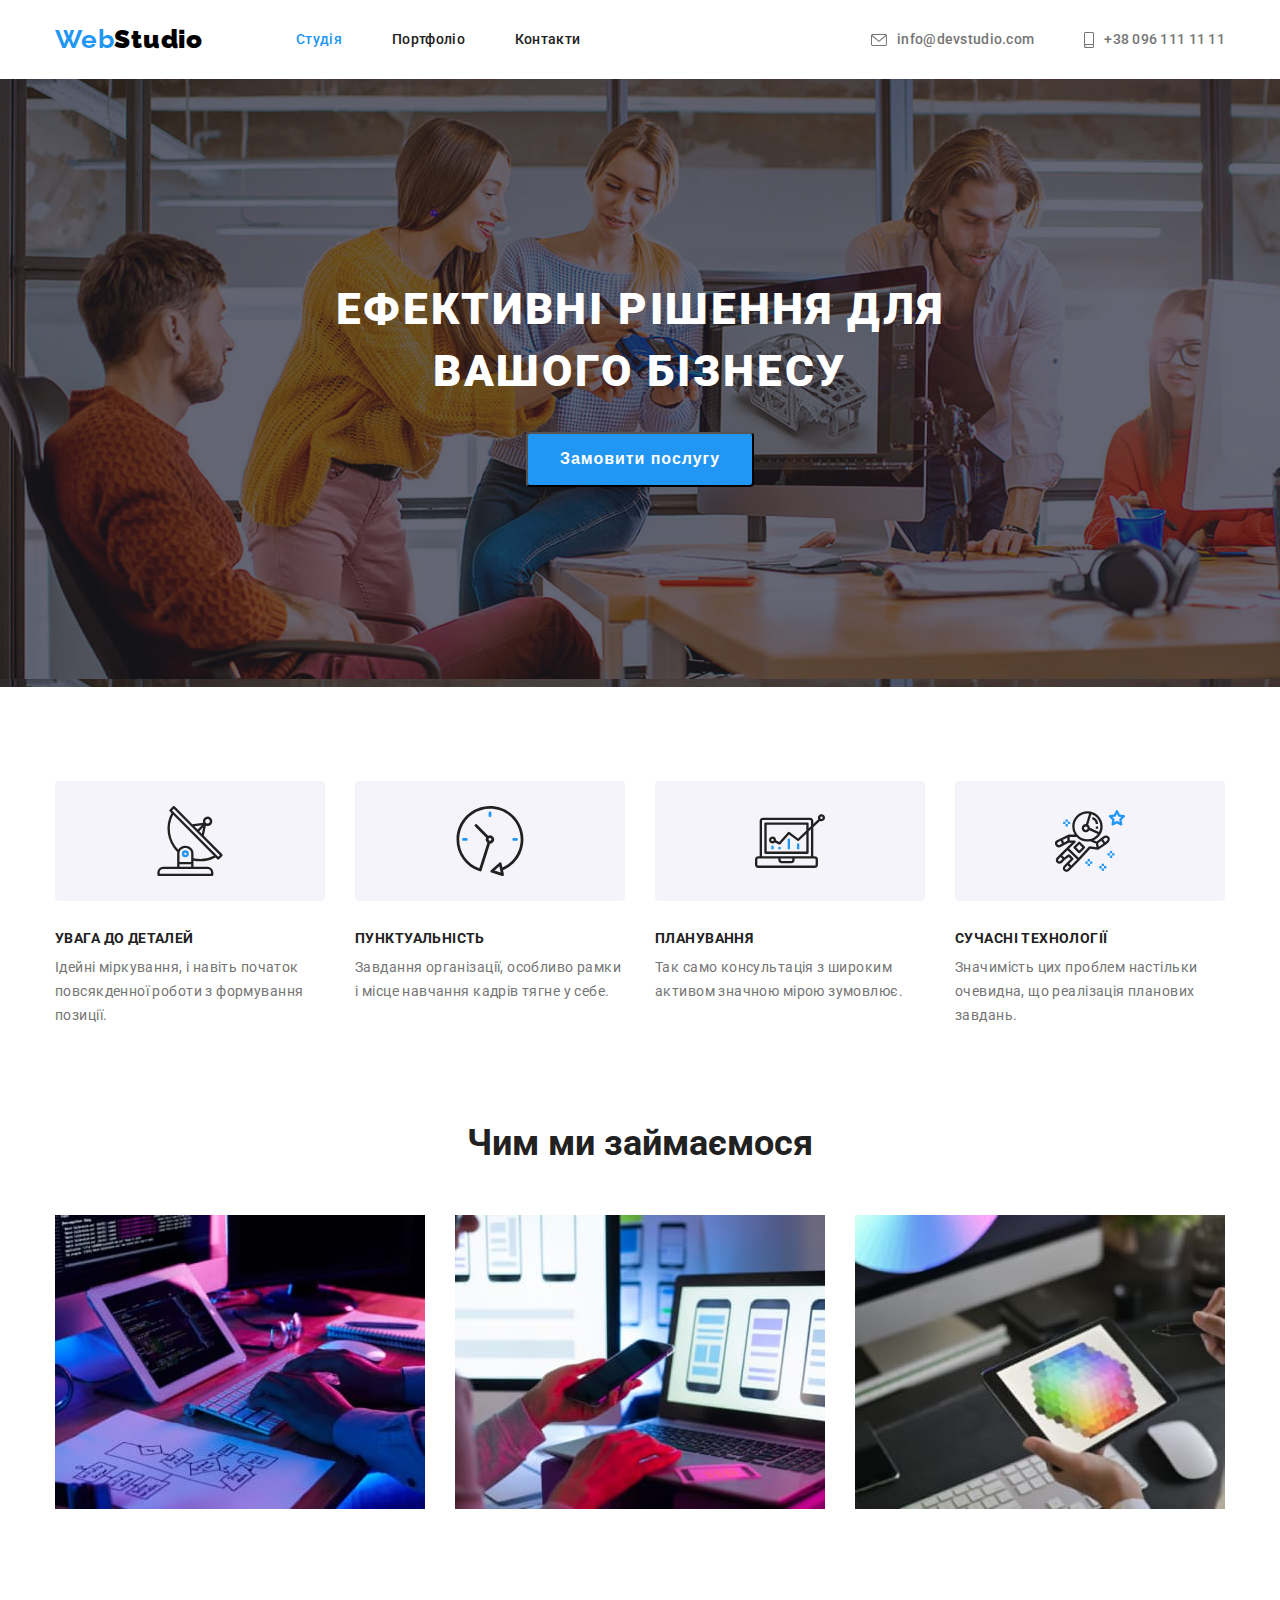
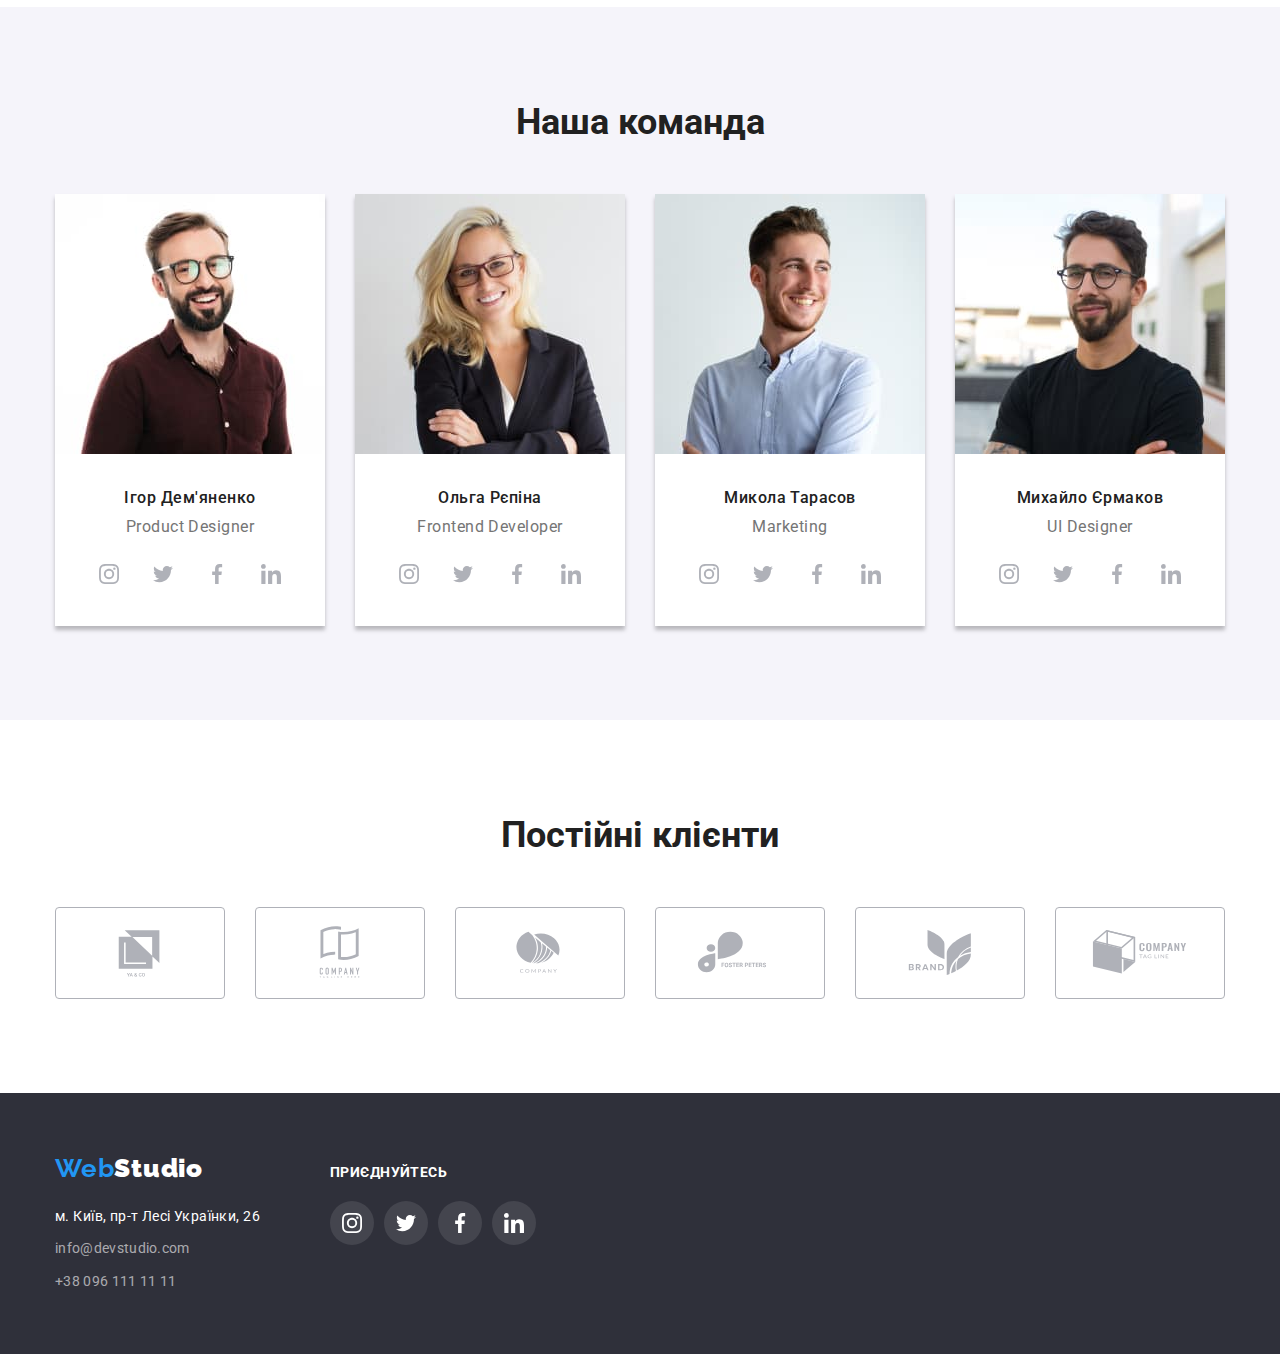
<file: index.html>
<!DOCTYPE html>
<html lang="uk">
<head>
    <meta charset="UTF-8">
    <meta http-equiv="X-UA-Compatible" content="IE=edge">
    <meta name="viewport" content="width=device-width, initial-scale=1.0">
    <title>Document</title>
    <link rel="preconnect" href="https://fonts.googleapis.com">
    <link rel="preconnect" href="https://fonts.gstatic.com" crossorigin>
    <link href="https://fonts.googleapis.com/css2?family=Raleway:wght@700&family=Roboto:wght@400;500;700;900&display=swap" rel="stylesheet">
    <link rel="stylesheet" href="https://cdnjs.cloudflare.com/ajax/libs/modern-normalize/1.1.0/modern-normalize.min.css" integrity="sha512-wpPYUAdjBVSE4KJnH1VR1HeZfpl1ub8YT/NKx4PuQ5NmX2tKuGu6U/JRp5y+Y8XG2tV+wKQpNHVUX03MfMFn9Q==" crossorigin="anonymous" referrerpolicy="no-referrer" />
    <link rel="stylesheet" href="./CSS/styles.css">

</head>
<!-- Навігація сайту -->
<header class="header">
    <div class="conteiner main-header">
    <nav class="nav">
        <a class="logo" href="index.html"> <span class="web-color">Web</span><span class="studio-color"><b>Studio</b></span> 
        </a>
    <ul class="site-nav item">
        <li class="item"><a href="" class="link current">Студія</a></li>
        <li class="item"><a href="./portfolio.html" class="link">Портфоліо</a></li>
        <li class="item"><a href="/" class="link">Контакти</a></li>
    </ul>
    </nav>
     <ul class="contacts item">
        <li class="item"><a  href="mailto:info@devstudio.com" class="nav-item"><svg class="icon-envelope" width="16px" height="12px">
            <use class="icon-color" href="./images/icons/symbol-defs.svg#icon-envelope"></use>
        </svg>info@devstudio.com</a>
    </li>
        <li class="item"><a href="tel:+380961111111" class="nav-item"> <svg width="10px" height="16px"> 
            <use class="icon-color" href="./images/icons/symbol-defs.svg#icon-smartphone"></use>
        </svg>+38 096 111 11 11</a></li>
    </ul>
    </div>
    </header>
    <!-- Секція основного заголовку -->
    <main>
        <!-- Герой -->
        <section class="hero">
            <div class="conteiner">
            <h1 class="hero-title">
                Ефективні рішення для<br>вашого бізнесу
            </h1>
                <button class="button" type="button">Замовити послугу</button>
            </div>
        </section>
        <!-- Друга секція - переваги -->
        <section class="section benefits">
            <div class="conteiner">
            <h2 class="visually-hidden">Наши переваги</h2>
            <ul class="benefits-list">
                <li class="benefits-items">
                    <div class="bg-icons">
                        <svg class="icon-antenna">
                            <use href="./images/icons/colorize/symbol-defs.svg#icon-antenna" width="70px"></use>
                        </svg>
                    </div>
                    <h3 class="title">
                        УВАГА ДО ДЕТАЛЕЙ
                    </h3>
                    <p class="benefits-list text">
                        Ідейні міркування, і навіть початок повсякденної роботи з формування позиції.
                    </p>
                </li>
        
                <li class="benefits-items">
                    <div class="bg-icons">
                        <svg class="icon-antenna">
                            <use href="./images/icons/colorize/symbol-defs.svg#icon-clock" width="70px"></use>
                        </svg>
                    </div>
                    <h3 class="title">
                        ПУНКТУАЛЬНІСТЬ
                    </h3>
                    <p class="benefits-list text">
                        Завдання організації, особливо рамки і місце навчання кадрів тягне у себе.
                    </p>
                </li>
        
                <li class="benefits-items">
                    <div class="bg-icons">
                        <svg class="icon-antenna">
                            <use href="./images/icons/colorize/symbol-defs.svg#icon-diagram" width="70px"></use>
                        </svg>
                    </div>
                    <h3 class="title">
                        ПЛАНУВАННЯ
                    </h3>
                    <p class="benefits-list text">
                        Так само консультація з широким активом значною мірою зумовлює.
                    </p>
                </li>
        
                <li class="benefits-items">
                    <div class="bg-icons">
                        <svg class="icon-antenna">
                            <use href="./images/icons/colorize/symbol-defs.svg#icon-astronaut" width="70px"></use>
                        </svg>
                    </div>
                    <h3 class="title">
                        СУЧАСНІ ТЕХНОЛОГІЇ
                    </h3>
                    <p class="benefits-list text">
                        Значимість цих проблем настільки очевидна, що реалізація планових завдань.
                    </p>
                </li>
            </ul>
        </div>
        </section>
        <!-- Третя секція - чим займаємося -->
        <section class="section section-features">
            <div class="conteiner">
            <h2 class="section-title">
                Чим ми займаємося
            </h2>
            <ul class="features">
                <li class="features-item"><img class="features-link" src="./images/service1.jpg" alt="послуга1" width="370"></li>
                <li class="features-item"><img class="features-link" src="./images/service2.jpg" alt="послуга2" width="370"></li>
                <li class="features-item"><img class="features-link" src="./images/service3.jpg" alt="послуга3" width="370"></li>
            </ul>
        </div>
        </section>
        <!-- Четверта секція - наша команда -->
        <section class="section section-team">
            <div class="conteiner">
            <h2 class="section-title">
                Наша команда
            </h2>
            <ul class="team-list">
                <li class="item shadow">
                    <img class="team-picture" src="./images/productdesigner.jpg" alt="дизайнер" width="270">
                    <div class="team-info">
                    <h3 class="title">Ігор Дем'яненко</h3>
                    <p class="team-text">Product Designer</p>
                        <ul class="team-icons">
                            <li><a class="link-svg" href="#"><svg class="icon-team"  width="20px" height="20px">
                                <use href="./images/icons/symbol-defs.svg#icon-instagram"></use>
                            </svg></a>
                        </li>
                            <li> <a class="link-svg" href="#"><svg class="icon-team"  width="20px" height="20px">
                                <use href="./images/icons/symbol-defs.svg#icon-twitter"></use>
                            </svg></a>
                        </li>
                            <li><a class="link-svg" href="#"><svg class="icon-team"  width="20px" height="20px">
                                <use href="./images/icons/symbol-defs.svg#icon-facebook"></use>
                            </svg></a>
                        </li>
                            <li>  <a class="link-svg" href="#"><svg class="icon-team"  width="20px" height="20px">
                                <use href="./images/icons/symbol-defs.svg#icon-linkedin"></use>
                            </svg>
                        </a>
                        </li>
                 </ul>
                </div>
                </li>
                <li class="item shadow">
                    <img class="team-picture" src="./images/frontenddeveloper.jpg" alt="фронтенд" width="270">
                    <div class="team-info">
                    <h3 class="title">Ольга Рєпіна</h3>
                    <p class="team-text">Frontend Developer</p>
                    <ul class="team-icons">
                        <li><a class="link-svg" href="#"><svg class="icon-team"  width="20px" height="20px">
                            <use href="./images/icons/symbol-defs.svg#icon-instagram"></use>
                        </svg></a>
                    </li>
                        <li> <a class="link-svg" href="#"><svg class="icon-team"  width="20px" height="20px">
                            <use href="./images/icons/symbol-defs.svg#icon-twitter"></use>
                        </svg></a>
                    </li>
                        <li><a class="link-svg" href="#"><svg class="icon-team"  width="20px" height="20px">
                            <use href="./images/icons/symbol-defs.svg#icon-facebook"></use>
                        </svg></a>
                    </li>
                        <li>  <a class="link-svg" href="#"><svg class="icon-team"  width="20px" height="20px">
                            <use href="./images/icons/symbol-defs.svg#icon-linkedin"></use>
                        </svg>
                    </a>
                    </li>
             </ul>
                </div>
                </li>
                <li class="item shadow">
                    <img class="team-picture" src="./images/marketing.jpg" alt="маркетинг" width="270">
                    <div class="team-info">
                    <h3 class="title">Микола Тарасов</h3>
                    <p class="team-text">Marketing</p>
                    <ul class="team-icons">
                        <li><a class="link-svg" href="#"><svg class="icon-team"  width="20px" height="20px">
                            <use href="./images/icons/symbol-defs.svg#icon-instagram"></use>
                        </svg></a>
                    </li>
                        <li> <a class="link-svg" href="#"><svg class="icon-team"  width="20px" height="20px">
                            <use href="./images/icons/symbol-defs.svg#icon-twitter"></use>
                        </svg></a>
                    </li>
                        <li><a class="link-svg" href="#"><svg class="icon-team"  width="20px" height="20px">
                            <use href="./images/icons/symbol-defs.svg#icon-facebook"></use>
                        </svg></a>
                    </li>
                        <li>  <a class="link-svg" href="#"><svg class="icon-team"  width="20px" height="20px">
                            <use href="./images/icons/symbol-defs.svg#icon-linkedin"></use>
                        </svg>
                    </a>
                    </li>
             </ul>
                </div>
                </li>
                <li class="item shadow">
                    <img class="team-picture" src="./images/uidesigner.jpg" alt="Дизайнінтерфейсу" width="270">
                    <div class="team-info">
                    <h3 class="title">Михайло Єрмаков</h3>
                    <p class="team-text">UI Designer</p>
                    <ul class="team-icons">
                        <li><a class="link-svg" href="#"><svg class="icon-team"  width="20px" height="20px">
                            <use href="./images/icons/symbol-defs.svg#icon-instagram"></use>
                        </svg></a>
                    </li>
                        <li> <a class="link-svg" href="#"><svg class="icon-team"  width="20px" height="20px">
                            <use href="./images/icons/symbol-defs.svg#icon-twitter"></use>
                        </svg></a>
                    </li>
                        <li><a class="link-svg" href="#"><svg class="icon-team"  width="20px" height="20px">
                            <use href="./images/icons/symbol-defs.svg#icon-facebook"></use>
                        </svg></a>
                    </li>
                        <li>  <a class="link-svg" href="#"><svg class="icon-team"  width="20px" height="20px">
                            <use href="./images/icons/symbol-defs.svg#icon-linkedin"></use>
                        </svg>
                    </a>
                    </li>
             </ul>
                </div>
                </li>
            </ul>
        </div>
        </section>

        <!-- Секція кліенти -->

        <section class="section clients">
            <div class="conteiner">
                <h2 class="section-title">Постійні клієнти</h2>
                    <ul class="client-list">
                        <li class="client-items"><a class="client-link" href="#"><svg class="svg-clients" width="106px" height="60px">
                            <use href="./images/icons/symbol-defs.svg#icon-logo-1"></use>
                        </svg></a>
                        </li>
                        <li class="client-items"><a class="client-link" href="#"><svg class="svg-clients" width="106px" height="60px">
                            <use href="./images/icons/symbol-defs.svg#icon-logo-2"></use>
                        </svg></a>
                        </li>
                        <li class="client-items"><a class="client-link" href="#"><svg class="svg-clients" width="106px" height="60px">
                            <use href="./images/icons/symbol-defs.svg#icon-logo-3"></use>
                        </svg></a>
                        </li>
                        <li class="client-items"><a class="client-link" href="#"><svg class="svg-clients" width="106px" height="60px">
                            <use href="./images/icons/symbol-defs.svg#icon-logo-4"></use>
                        </svg></a>
                        </li>
                        <li class="client-items"><a class="client-link" href="#"><svg class="svg-clients" width="106px" height="60px">
                            <use href="./images/icons/symbol-defs.svg#icon-logo-5"></use>
                        </svg></a>
                        </li>
                        <li class="client-items"><a class="client-link" href="#"><svg class="svg-clients" width="106px" height="60px">
                            <use href="./images/icons/symbol-defs.svg#icon-logo-6"></use>
                        </svg></a>
                        </li>
                    </ul>
            </div>
        </section>
    </main>
<!-- Підвал сайту -->
<footer class="footer">
    <div class="conteiner">
        <div class="svg-conteiner">
        <div>
    <a class="logo logo-footer" href="index.html"> <span class="web-color">Web</span><span class="studio-color foot"><b>Studio</b></span> 
    </a>
    <address>
        <ul>
            <li class="item item-footer"><a class="address" href="https://www.google.com.ua/maps/@50.4851493,30.4721233,14z?hl=ru" target="_blank" rel="noopener noreferrer">м. Київ, пр-т Лесі Українки, 26</a></li>
            <li class="item item-footer"><a class="contacts" href="mailto:info@devstudio.com">info@devstudio.com</a></li>
            <li class="item"><a class="contacts" href="tel:+380961111111">+38 096 111 11 11</a></li>
        </ul> 
    </address>
</div> 
    <div class="logo-footer">
        <p class="text-links">приєднуйтесь</p>
        <ul class="flist-icons">
            <li><a class="footer-link" href=""><svg class="footer-icon" width="20px" height="20px">
                <use href="./images/icons/symbol-defs.svg#icon-instagram"></use>
            </svg>
        </a>
            </li>
            <li><a class="footer-link" href=""><svg class="footer-icon" width="20px" height="20px">
                <use href="./images/icons/symbol-defs.svg#icon-twitter"></use>
            </svg></a>
            </li>
            <li><a class="footer-link" href=""><svg class="footer-icon" width="20px" height="20px">
                <use href="./images/icons/symbol-defs.svg#icon-facebook"></use>
            </svg></a>
            </li>
            <li><a class="footer-link" href=""><svg class="footer-icon" width="20px" height="20px">
                <use href="./images/icons/symbol-defs.svg#icon-linkedin"></use>
            </svg></a>
            </li>
        </ul>
    </div>
</div>
    </div>
</footer>
    
</body>
</html>
</file>
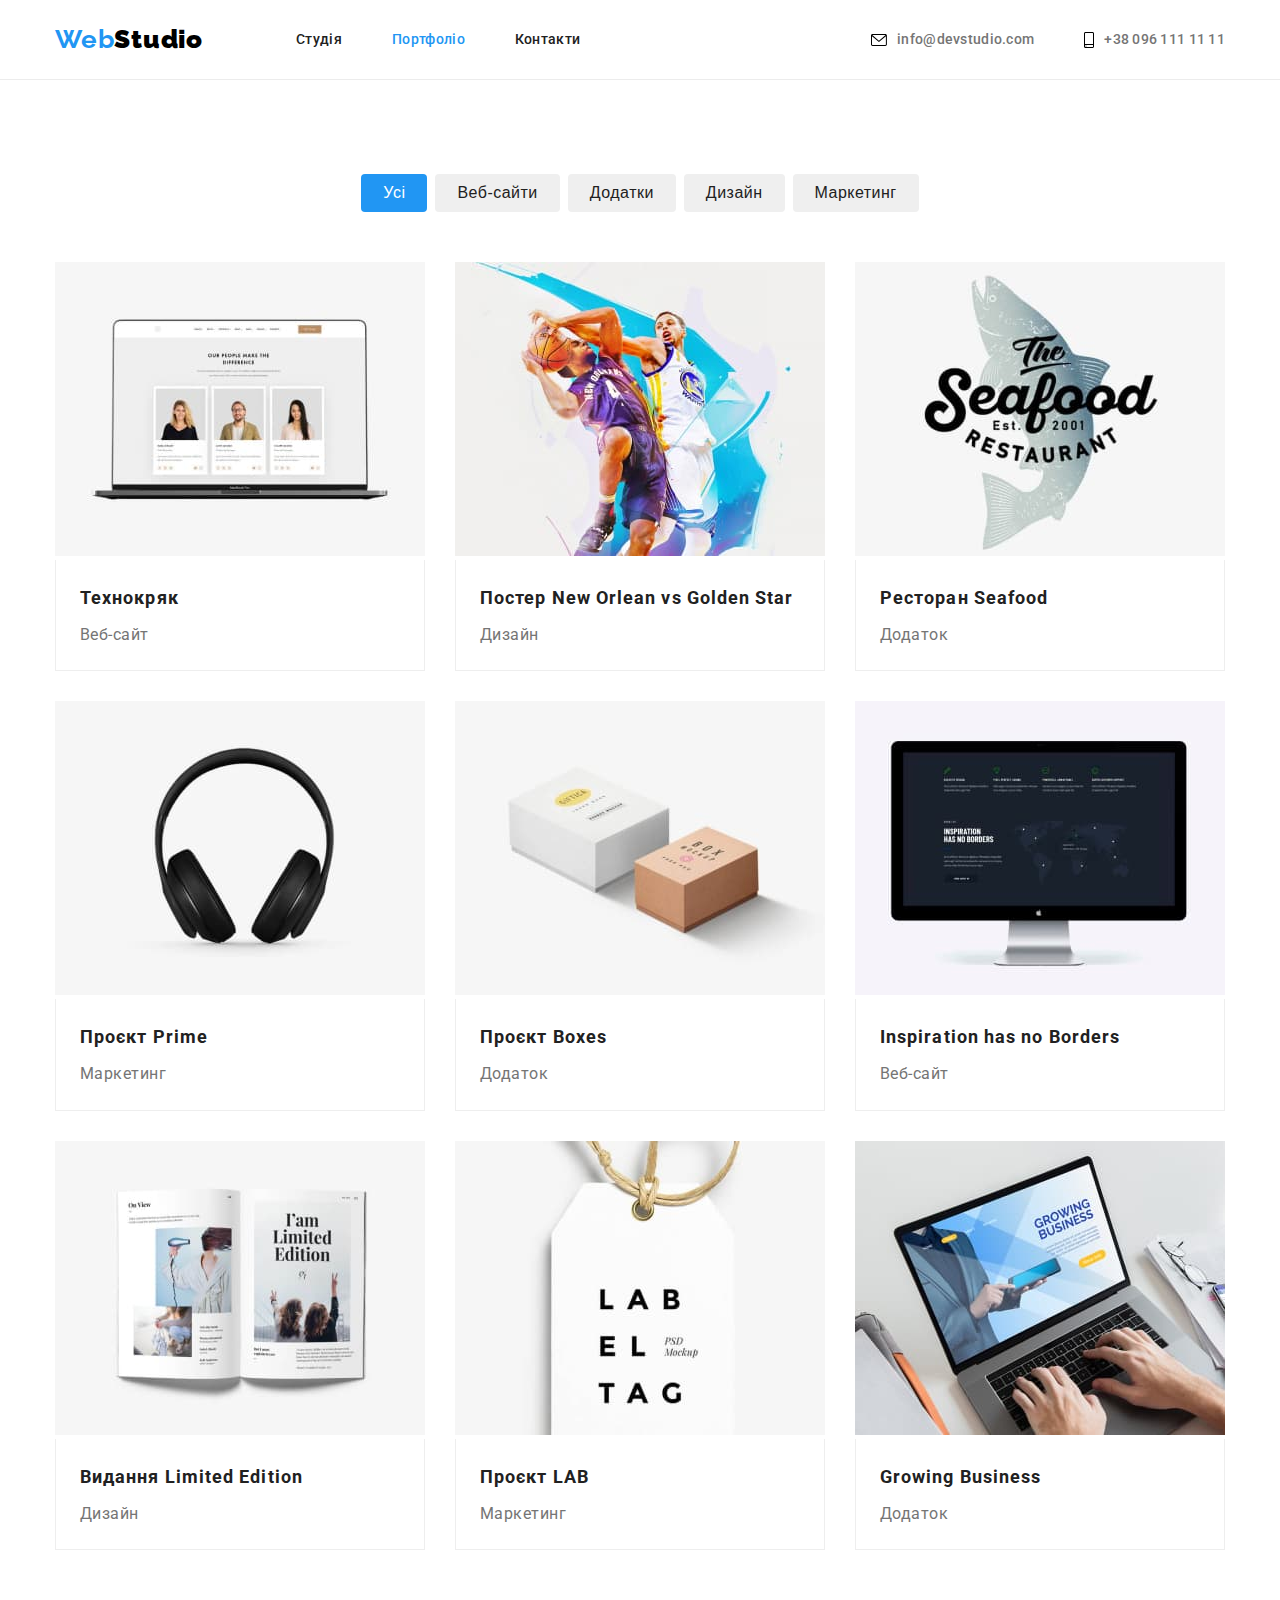
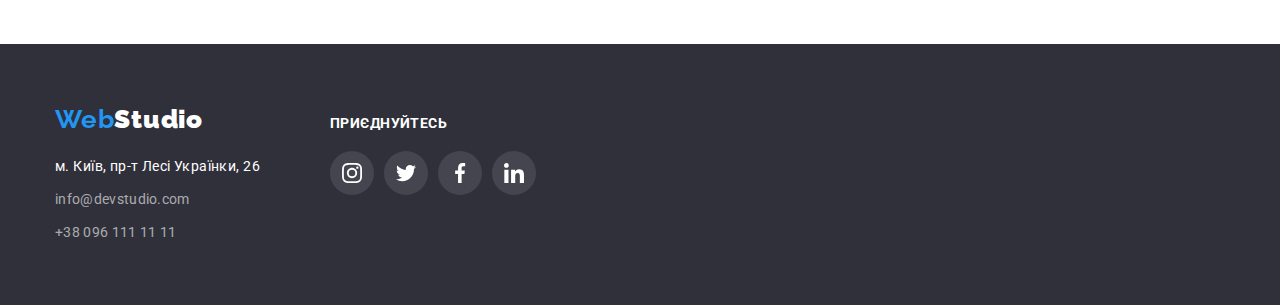
<file: portfolio.html>
<!DOCTYPE html>
<html lang="en">
<head>
    <meta charset="UTF-8">
    <meta http-equiv="X-UA-Compatible" content="IE=edge">
    <meta name="viewport" content="width=device-width, initial-scale=1.0">
    <title>Portfolio</title>
    <link rel="preconnect" href="https://fonts.googleapis.com">
    <link rel="preconnect" href="https://fonts.gstatic.com" crossorigin>
    <link href="https://fonts.googleapis.com/css2?family=Raleway:wght@700&family=Roboto:wght@400;500;700;900&display=swap" rel="stylesheet">
    <link rel="stylesheet" href="https://cdnjs.cloudflare.com/ajax/libs/modern-normalize/1.1.0/modern-normalize.min.css" integrity="sha512-wpPYUAdjBVSE4KJnH1VR1HeZfpl1ub8YT/NKx4PuQ5NmX2tKuGu6U/JRp5y+Y8XG2tV+wKQpNHVUX03MfMFn9Q==" crossorigin="anonymous" referrerpolicy="no-referrer" />
    <link rel="stylesheet" href="./CSS/styles.css">
</head>
<body>
<!-- Навігація сайту -->
<header class="header header-border">
    <div class="conteiner main-header">
    <nav class="nav">
        <a class="logo" href="index.html"> <span class="web-color">Web</span><span class="studio-color"><b>Studio</b></span> 
        </a>
    <ul class="site-nav item">
        <li class="item"><a href="./index.html" class="link">Студія</a></li>
        <li class="item"><a href="./portfolio.html" target="_blank" class="link current">Портфоліо</a></li>
        <li class="item"><a href="/" class="link">Контакти</a></li>
    </ul>
    </nav>
     <ul class="contacts item">
        <li class="item"><a href="mailto:info@devstudio.com" class="nav-item"><svg class="icon-envelope" width="16px" height="12px">
            <use href="./images/icons/symbol-defs.svg#icon-envelope"></use>
        </svg>info@devstudio.com</a></li>
        <li class="item"><a href="tel:+380961111111" class="nav-item"><svg width="10px" height="16px"> 
            <use href="./images/icons/symbol-defs.svg#icon-smartphone"></use>
        </svg>+38 096 111 11 11</a></li>
    </ul>
    </div>
    </header>
    <main>
        
        <!--Секція - основний контент-->
        <section class="portfolio">
            <div class="conteiner conteiner-portfolio">
            <h1 class="visually-hidden">
                Наші роботи
            </h1>
            <ul class="filter">
                <li class="portfolio-item"><button type="button" class="portfolio-button  current">Усі</button></li>
                <li class="portfolio-item"><button type="button" class="portfolio-button">Веб-сайти</button></li>
                <li class="portfolio-item"><button type="button" class="portfolio-button">Додатки</button></li>
                <li class="portfolio-item"><button type="button" class="portfolio-button">Дизайн</button></li>
                <li class="portfolio-item"><button type="button" class="portfolio-button">Маркетинг</button></li>
            </ul>
            <ul class="filter-list">
                <li class="shadow-portfolio">
                    <a href="" class="logo-portfolio">
                        <img class="portfolio-pictures" src="./images/images-portfolio/technowebsite.jpg" alt="ноутбук" width="370">
                <div class="logo-disc">        
                        <h2 class="logo-portfolio-title">Технокряк</h2>
                        <p class="logo-portfolio-text">Веб-сайт</p>
                </div>        
                    </a>
                </li>
                <li class="shadow-portfolio">
                    <a href="" class="logo-portfolio">
                        <img class="portfolio-pictures" src="./images/images-portfolio/poster.jpg" alt="баскетболісти" width="370">
                <div class="logo-disc">
                        <h2 class="logo-portfolio-title">Постер New Orlean vs Golden Star</h2>
                        <p class="logo-portfolio-text">Дизайн</p>
                </div>
                    </a>
                    </li>
                    <li class="shadow-portfolio">
                        <a href="" class="logo-portfolio">
                            <img class="portfolio-pictures" src="./images/images-portfolio/restaurant.jpg" alt="риба" width="370">
                            <div class="logo-disc">
                            <h2 class="logo-portfolio-title">Ресторан Seafood</h2>
                            <p class="logo-portfolio-text">Додаток</p>
                        </div>
                        </a>
                    </li>
                <li class="shadow-portfolio">
                    <a href="" class="logo-portfolio">
                        <img class="portfolio-pictures" src="./images/images-portfolio/projectprime.jpg" alt="навушники" width="370">
                        <div class="logo-disc">
                        <h2 class="logo-portfolio-title">Проєкт Prime</h2>
                        <p class="logo-portfolio-text">Маркетинг</p>
                    </div>
                    </a>
                </li>
                <li class="shadow-portfolio">
                    <a href="" class="logo-portfolio">
                        <img class="portfolio-pictures" src="./images/images-portfolio/projectboxes.jpg" alt="коробки" width="370">
                        <div class="logo-disc">
                        <h3 class="logo-portfolio-title">Проєкт Boxes</h3>
                        <p class="logo-portfolio-text">Додаток</p>
                    </div>
                    </a>
                 </li>
                 <li class="shadow-portfolio">
                    <a href="" class="logo-portfolio">
                        <img class="portfolio-pictures" src="./images/images-portfolio/website.jpg" alt="монітор" width="370">
                        <div class="logo-disc">
                        <h2 class="logo-portfolio-title">Inspiration has no Borders</h2>
                        <p class="logo-portfolio-text">Веб-сайт</p>
                    </div>
                    </a>
                </li>

                <li class="shadow-portfolio">
                    <a href="" class="logo-portfolio">
                        <img class="portfolio-pictures" src="./images/images-portfolio/edition.jpg" alt="книга" width="370">
                        <div class="logo-disc">
                        <h2 class="logo-portfolio-title">Видання Limited Edition</h2>
                        <p class="logo-portfolio-text">Дизайн</p>
                    </div>
                    </a>
                </li>
            
                <li class="shadow-portfolio">
                    <a href="" class="logo-portfolio">
                        <img class="portfolio-pictures" src="./images/images-portfolio/projectlab.jpg" alt="бірка" width="370">
                        <div class="logo-disc">
                        <h2 class="logo-portfolio-title">Проєкт LAB</h2>
                        <p class="logo-portfolio-text">Маркетинг</p>
                    </div>
                    </a>
                </li>

                <li class="shadow-portfolio">
                    <a href="" class="logo-portfolio">
                        <img class="portfolio-pictures" src="./images/images-portfolio/businessapplication.jpg" alt="ноутбук" width="370">
                        <div class="logo-disc">
                        <h2 class="logo-portfolio-title">Growing Business</h2>
                        <p class="logo-portfolio-text">Додаток</p>
                    </div>
                    </a>
                </li>
            </ul>
        </div>
        </section>
    </main>
<!-- Підвал сайту -->
<footer class="footer">
    <div class="conteiner">
        <div class="svg-conteiner">
        <div>
    <a class="logo logo-footer" href="index.html"> <span class="web-color">Web</span><span class="studio-color foot"><b>Studio</b></span> 
    </a>
    <address>
        <ul>
            <li class="item item-footer"><a class="address" href="https://www.google.com.ua/maps/@50.4851493,30.4721233,14z?hl=ru" target="_blank" rel="noopener noreferrer">м. Київ, пр-т Лесі Українки, 26</a></li>
            <li class="item item-footer"><a class="contacts" href="mailto:info@devstudio.com">info@devstudio.com</a></li>
            <li class="item"><a class="contacts" href="tel:+380961111111">+38 096 111 11 11</a></li>
        </ul> 
    </address>
</div> 
    <div class="logo-footer">
        <p class="text-links">приєднуйтесь</p>
        <ul class="flist-icons">
            <li><a class="footer-link" href=""><svg class="footer-icon" width="20px" height="20px">
                <use href="./images/icons/symbol-defs.svg#icon-instagram"></use>
            </svg>
        </a>
            </li>
            <li><a class="footer-link" href=""><svg class="footer-icon" width="20px" height="20px">
                <use href="./images/icons/symbol-defs.svg#icon-twitter"></use>
            </svg></a>
            </li>
            <li><a class="footer-link" href=""><svg class="footer-icon" width="20px" height="20px">
                <use href="./images/icons/symbol-defs.svg#icon-facebook"></use>
            </svg></a>
            </li>
            <li><a class="footer-link" href=""><svg class="footer-icon" width="20px" height="20px">
                <use href="./images/icons/symbol-defs.svg#icon-linkedin"></use>
            </svg></a>
            </li>
        </ul>
    </div>
</div>
    </div>
</footer>
</body>
</html>
</file>
<file: CSS/styles.css>
html {
    box-sizing: border-box;
}

*,
*::before,
*::after {
    box-sizing: inherit;
}


:root {
    --primary-text-color: #212121;
    --subtitle-text-color: #757575;
    --accent-color: #2196F3; 
}

body {
    margin: 0;
    color: var(--primary-text-color);
    font-family: Roboto, sans-serif;
}

/* Шапка */
.header {
    padding-top: 24px;
    padding-bottom: 24px;
}


/* Навігація сайту */

.conteiner {
    max-width: 1200px;
    padding-left: 15px;
    padding-right: 15px;
    margin-left: auto;
    margin-right: auto;
}

.main-header {
    display: flex;
    align-items: center;   
}

.nav {
    display: flex;
    align-items: center;
}

.logo {
    font-family: Raleway, sans-serif;
    font-weight: 700; 
    font-size: 26px; 
    line-height: 1.2;
    letter-spacing: 0.03em;
   
} 

.site-nav {
    display: flex;
    margin-left: 93px;
}



.logo {
    text-decoration: none;
    
}

.web-color {
    color: var(--accent-color);
}

.studio-color {
    color: #000000;
}

.site-nav .item + .item {
    margin-left: 50px;
}

.item {
    list-style-type: none;
    letter-spacing: 0.02em;
}

.link {
    display: block;
    

    text-decoration: none;
    color: var(--primary-text-color); 
    font-weight: 500;
    font-size: 14px;
    line-height: 1.1;
}

.link:hover, .link:focus {
    color: var(--accent-color);
}

.site-nav .link.current {
    color: var(--accent-color);
}

.nav-item {
    text-decoration: none;
    color: var(--subtitle-text-color);  
    font-weight: 500;
    font-size: 14px;
    line-height: 1.1;
    letter-spacing: 0.02em; 
    
    display: flex;
    align-items: center;
    gap: 10px;
}

.nav-item:hover, .nav-item:focus {
    color: var(--accent-color);
    fill: var(--accent-color);
}

.contacts .item + .item {
    margin-left: 50px;
}
 
.contacts.item {
    align-items: center;
    display: flex;
    margin-left: auto;
}

/* псевдоелемент для іконки envelope/smartphone */

.icon-envelope {
    display: flex;
}

.icon-color {
    fill: currentColor;
       
}


/* псевдоелемент для іконки envelope */




/* <!-- Секція основного заголовку --> */
/* Герой */
.hero {
    background-color: #2F303A;
    padding-top: 200px;
    padding-bottom: 200px;
    text-align: center;
    background-image: linear-gradient(
        rgba(47, 48, 58, 0.4), 
    rgba(47, 48, 58, 0.4)), 
    url("../images/hero.png");
    
}

h1,
h2,
h3,
p,
ul {
    margin: 0;
    padding: 0;
}

.hero-title {
    color: #FFFFFF;
    font-weight: 900;
    font-size: 44px;
    line-height: 1.4;
    margin-bottom: 30px;

    text-transform: uppercase;
    text-align: center;
    letter-spacing: 0.06em;

}


.button {
    background-color: var(--accent-color);
    color: #FFFFFF;
    font-weight: 700;
    font-size: 16px;
    line-height: 1.9;
    letter-spacing: 0.06em;
    cursor: pointer;

    border-radius: 4px;
    margin-left: auto;
    margin-right: auto;  
    padding: 10px 32px;
}

/* Друга секція - переваги */


.visually-hidden {     
    position: absolute;     
    white-space: nowrap;     
    width: 1px;     
    height: 1px;     
    overflow: hidden;     
    border: 0;     
    padding: 0;     
    clip: rect(0 0 0 0);     
    clip-path: inset(50%);     
    margin: -1px;
} 

/* Для усіх h3 задаю один колір та розмір тексту крім секції команда, там інші розміри */
.benefits {
   padding-top: 94px;
   padding-bottom: 94px;
}

.benefits-list .benefits-items + .benefits-items {
    margin-left: 30px;
}

/* стилювання іконок */
.bg-icons {
    background-color: #F5F4FA;
    border-radius: 4px;
    display: flex;
    justify-content: center;
    width: 270px;
    height: 120px;
    margin-bottom: 30px;
}

.icon-antenna {
    width: 70px;
}

/* стилювання іконок   */



.title {
    color: var(--primary-text-color);
    font-weight: 500;
    font-size: 14px;
    line-height: 1.1;
    letter-spacing: 0.03em;

    margin-bottom: 10px;
}
.benefits-list {
    list-style-type: none;
    display: flex;

}

.benefits-list .title {
    font-weight: 700;
    font-size: 14px;
    line-height: 1.1;
}



/* Для усіх p у li задаю один колір */
.benefits-list .text {
    color: var(--subtitle-text-color);
    font-size: 14px;
    line-height: 1.7;
    letter-spacing: 0.03em;
}


/* Третя секція - чим займаємося */
.features {
    display: flex;
    list-style-type: none;  
}

.features .features-item + .features-item {
    margin-left: 30px;
} 

.section-features {
    padding-bottom: 94px;
}

.section-title {
    color: var(--primary-text-color);
    font-weight: 700;
    font-size: 36px;
    line-height: 1.2;
    text-align: center;

    margin-bottom: 50px;
}

.features-link {
    width: 370px;
}

/* Четверта секція - наша команда */
.shadow {
    background-color: #ffffff;
    box-shadow: 0px 4px 4px rgba(0, 0, 0, 0.25);
}


.section-team {
    padding-top: 94px;
    padding-bottom: 94px;
    background-color: #F5F4FA;

}

.team-list {
    display: flex;
    text-align: center;
}

.team-list .item + .item {
    margin-left: 30px;
}



.team-list .title {
    font-weight: 500;
    font-size: 16px;
    line-height: 1.2;
}

.team-picture {
    
}

.team-info {
    padding-top: 30px;
    padding-bottom: 30px;
}

.team-text {
    color: var(--subtitle-text-color);
    font-size: 16px;
    line-height: 1.2;
    letter-spacing: 0.03em;
    margin-bottom: 16px;
}

/* посілання на соц сеті */
.team-icons {
    display: flex;
    justify-content: center;
    align-items: center;
    list-style-type: none;
    gap: 10px;
}

.link-svg {
    display: flex;
    justify-content: center;
    align-items: center;
    width: 44px;
    height: 44px;
    border-radius: 50%;
    color:#AFB1B8;
}

.icon-team {
    fill: currentColor;
}

.link-svg:hover,
.link-svg:focus {
    background-color: #2196F3;
    color: #FFFFFF;
}
/* посілання на соц сеті */

/* Секція Постійні клієнти */

.svg-clients {
    fill: currentColor;
}

.client-link:hover,
.client-link:focus {
    color: #2196F3;
    border-color: #2196F3;
}


/* .svg-clients:hover,
.svg-clients:focus {
    fill: #2196F3;
} */

/* .client-link:hover,
.client-link:focus {
    border-color: #2196F3;
} */

.clients {
    padding-top: 94px;
    padding-bottom: 94px;
}

.client-list {
    list-style-type: none;
    display: flex;
    justify-content: space-between;
    gap: 30px;    
}

.client-items {
  
}

.client-link {
    width: 170px;
    height: 92px;
    color: #AFB1B8;
    border-radius: 4px;  
    display: flex;
    justify-content: center;
    align-items: center; 
    border: 1px solid#AFB1B8;
    cursor: pointer;
}

/* Підвал сайту */
.footer {
    background-color: #2F303A;
    padding-top: 60px;
    padding-bottom: 60px;
}

.logo-footer {
    margin-bottom: 20px;
    display: inline-block;
}

.item-footer {
    
    margin-bottom: 9px;
}

.footer .address {
    font-style: normal;
    color: #FFFFFF;
    font-weight: 400;
    font-size: 14px;
    line-height: 1.7;
    text-decoration: none; 
    letter-spacing: 0.03em;
}

.footer .contacts {
    font-style: normal;
    color: rgba(255, 255, 255, 0.6);
    font-weight: 400;
    font-size: 14px;
    line-height: 1.7;
    text-decoration: none;

}

.contacts:hover, .contacts:focus {
    color: var(--accent-color);
}

.studio-color.foot {
    color: #FFFFFF;
}

.text-links {
    color: #FFFFFF;
    font-weight: 700;
    font-size: 14px;
    line-height: 1.1;
    letter-spacing: 0.03em;
    text-transform: uppercase;

    margin-bottom: 20px;
    padding-top: 12px;
}

/* блок логотипи */
.logo-footer {
    
}
.svg-conteiner {
    display: flex;
    gap: 70px;
}

.flist-icons {
    display: flex;
    justify-content: center;
    align-items: center;
    gap: 10px;
    list-style-type: none;
}

.footer-link {
    background-color: rgba(255, 255, 255, 0.1);;
    width: 44px;
    height: 44px;
    display: flex;
    justify-content: center;
    align-items: center;
    border-radius: 50%;
}

.footer-link:hover,
.footer-link:focus {
    background-color: #2196F3;
}

.footer-icon {
    fill: #FFFFFF;
}

/* блок логотипи */
/* цвет основного текста #212121 */
/* Вторичный цвет текста #757575 */
/* белый #FFFFFF */
/* акцент синий #2196F3*/



/* Стилі до portfolio.html */
/* header */
.header-border {
    border-bottom: 1px solid #ECECEC; 
}


/* Секція - основной контент */
.portfolio-header {
    margin-bottom: 94px;
}

.portfolio {
    padding-top: 94px;
    padding-bottom: 94px;
}


.conteiner-portfolio {
    
    
}

.filter {
    margin-bottom: 50px;
    display: flex;
    justify-content: center;
    border-radius: 4px;
}

.filter, .filter-list {
    list-style: none;
}

.filter-list {
    display: flex;
    flex-wrap: wrap;
    gap: 30px;
}

.filter .portfolio-item + .portfolio-item {
    margin-left: 8px;
}
 
.portfolio-button {
    color: var(--primary-text-color);
    font-weight: 500;
    font-size: 16px;
    line-height: 1.6;
    letter-spacing: 0.03em;
    cursor: pointer;
    border: none;
    border-radius: 4px;

    padding: 0;
    padding: 6px 22px;

}


.portfolio-button:hover, .portfolio-button:focus {
    background-color: var(--accent-color);
    color: #FFFFFF;
}

.filter .portfolio-button.current {
    background-color: var(--accent-color);
    color: #FFFFFF;
}

.logo-portfolio {
    text-decoration: none;
}

.shadow-portfolio:hover,
.shadow-portfolio:focus {
    box-shadow: 0px 4px 4px rgba(0, 0, 0, 0.25);
}

.logo-disc {
    padding: 20px 24px;
    border: 1px solid #EEEEEE;
    border-top: none;
}



.logo-portfolio-title {
    font-weight: 700;
    font-size: 18px;
    line-height: 2;
    color: var(--primary-text-color);
    letter-spacing: 0.06em;

    margin-bottom: 4px;
    
}

.logo-portfolio-text {
    font-size: 16px;
    line-height: 1.9;
    color: var(--subtitle-text-color);  
    letter-spacing: 0.03em;
}

.border {
    border: 1px solid #EEEEEE;

}

.portfolio-pictures {
    
}
</file>
